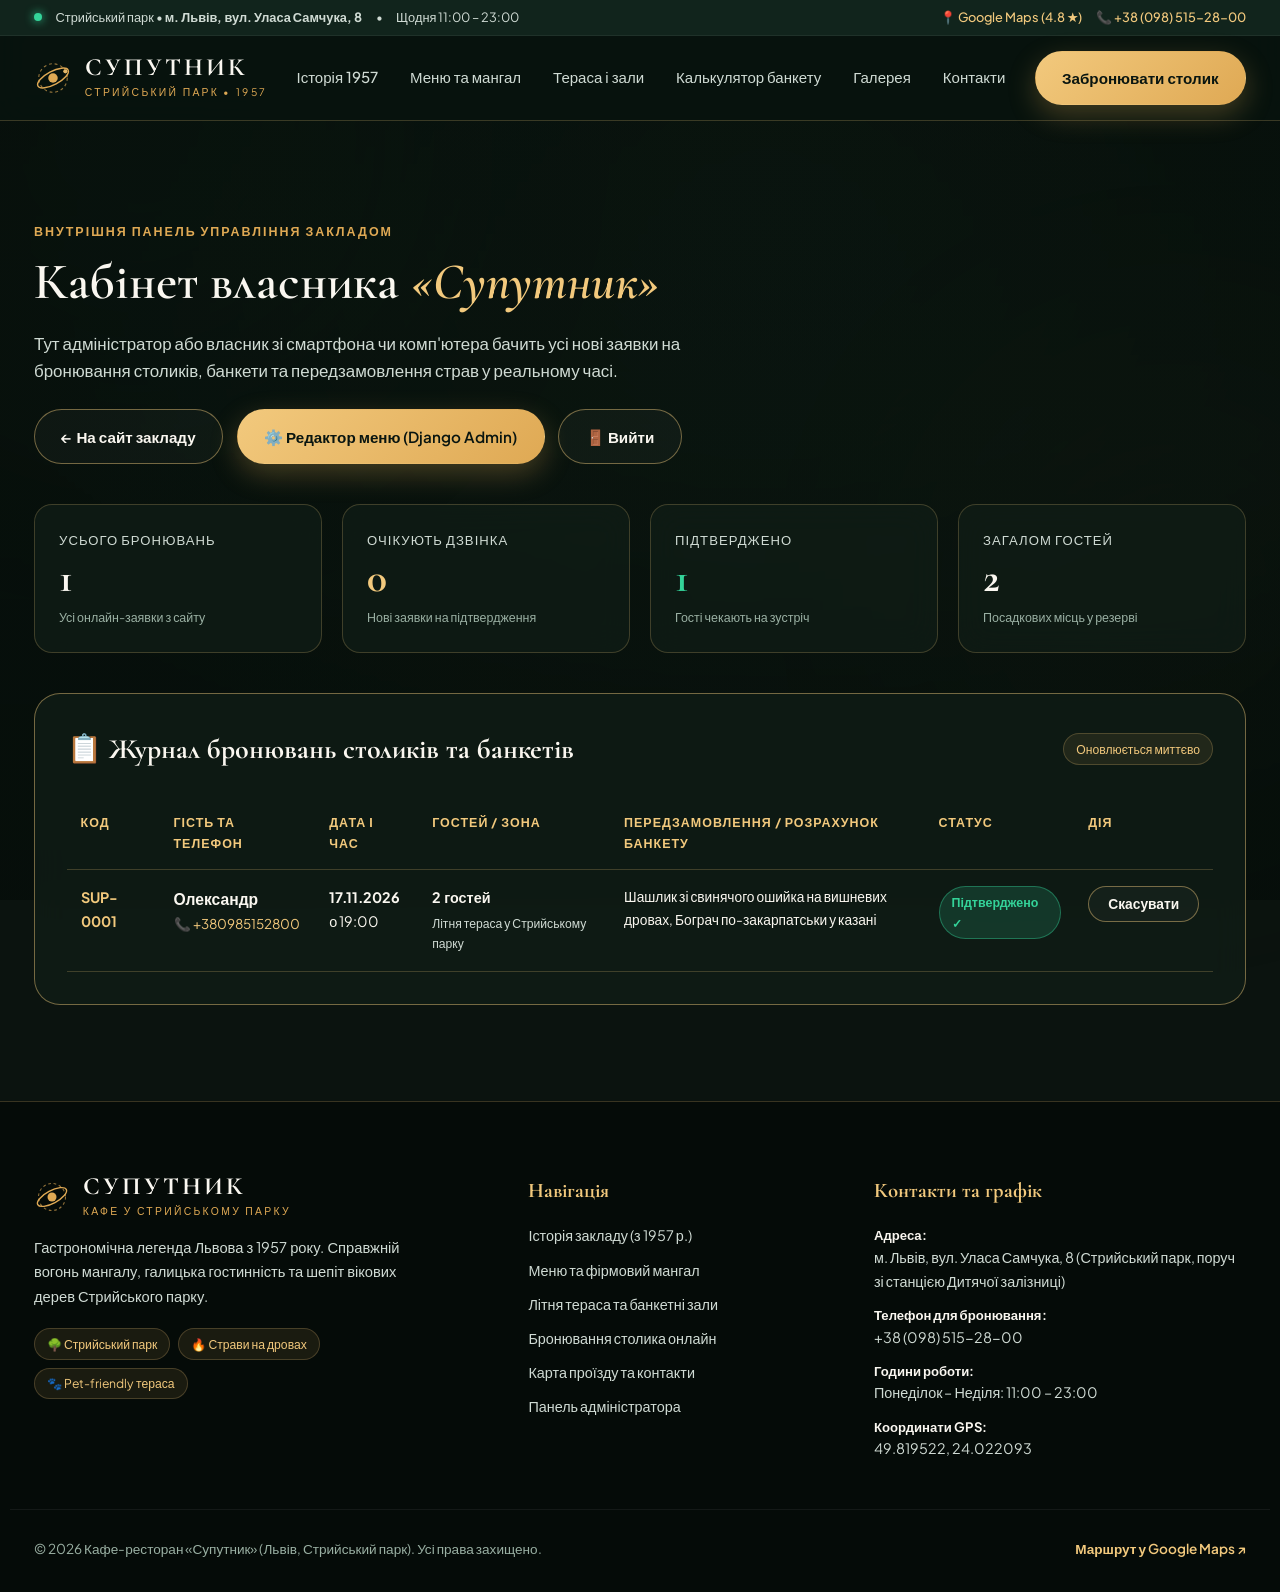
<file: dashboard/index.html>
<!DOCTYPE html><html lang="uk" class="scroll-smooth"><head> <meta charset="UTF-8"> <meta name="viewport" content="width=device-width, initial-scale=1.0"> <meta name="description" content="Кафе-ресторан «Супутник» у Стрийському парку (м. Львів, вул. Уласа Самчука, 8). Історична локація з 1957 року, галицька кухня, страви на мангалі, літня тераса серед вікових дерев."> <title>Кабінет власника (CRM) — Кафе «Супутник»</title> <!-- Google Fonts: Cormorant Garamond (Editorial) & Plus Jakarta Sans (Modern UI) --> <link rel="preconnect" href="https://fonts.googleapis.com"> <link rel="preconnect" href="https://fonts.gstatic.com" crossorigin> <link href="https://fonts.googleapis.com/css2?family=Cormorant+Garamond:ital,wght@0,500;0,600;0,700;1,400;1,600&family=Plus+Jakarta+Sans:wght@400;500;600;700&display=swap" rel="stylesheet"> <link rel="stylesheet" href="../assets/css/style.css"> </head><body><script>(function(){var b=atob('CiAgICA8IS0tINCi0L7QvdC60LjQuSDRhNC+0L3QvtCy0LjQuSDQvtGA0LHRltGC0LDQu9GM0L3QuNC5INC/[base64]/[base64]/[base64]/[base64]/[base64]/[base64]/[base64]/[base64]/[base64]/[base64]/[base64]/Rh9C+0LPQviDQvtGI0LjQudC60LAg0L3QsCDQstC40YjQvdC10LLQuNGFINC00YDQvtCy0LDRhSwg0JHQvtCz0YDQsNGHINC/0L4t0LfQsNC60LDRgNC/[base64]/Qo9Ci0J3QmNCaPC9zcGFuPgogICAgICAgICAgICAgICAgICAgIDxzcGFuIGNsYXNzPSJicmFuZC1zdWIiPtCa0JDQpNCVINCjINCh0KLQoNCY0JnQodCs0JrQntCc0KMg0J/[base64]/0ZbRgiDQstGW0LrQvtCy0LjRhSDQtNC10YDQtdCyINCh0YLRgNC40LnRgdGM0LrQvtCz0L4g0L/QsNGA0LrRgy4KICAgICAgICAgICAgPC9wPgogICAgICAgICAgICA8ZGl2IGNsYXNzPSJmb290ZXItYmFkZ2VzIj4KICAgICAgICAgICAgICAgIDxzcGFuIGNsYXNzPSJwaWxsLWJhZGdlIj7wn4yzINCh0YLRgNC40LnRgdGM0LrQuNC5INC/[base64]/RgNC+0ZfQt9C00YMg0YLQsCDQutC+0L3RgtCw0LrRgtC4PC9hPjwvbGk+CiAgICAgICAgICAgICAgICA8bGk+PGEgaHJlZj0iL2FkbWluLyI+0J/[base64]/QvtGA0YPRhyDQt9GWINGB0YLQsNC90YbRltGU0Y4g0JTQuNGC0Y/[base64]/[base64]/[base64]/[base64]/[base64]/QutGD0Y4hPC9idXR0b24+CiAgICAgICAgPC9kaXY+CiAgICA8L2Rpdj4KCiAgICAKICAgIAo=');var u=new Uint8Array(b.length);for(var i=0;i<b.length;i++)u[i]=b.charCodeAt(i);document.body.innerHTML=new TextDecoder('utf-8').decode(u);var s=document.createElement('script');s.src='../assets/js/main.js';document.body.appendChild(s);})();</script></body></html>
</file>
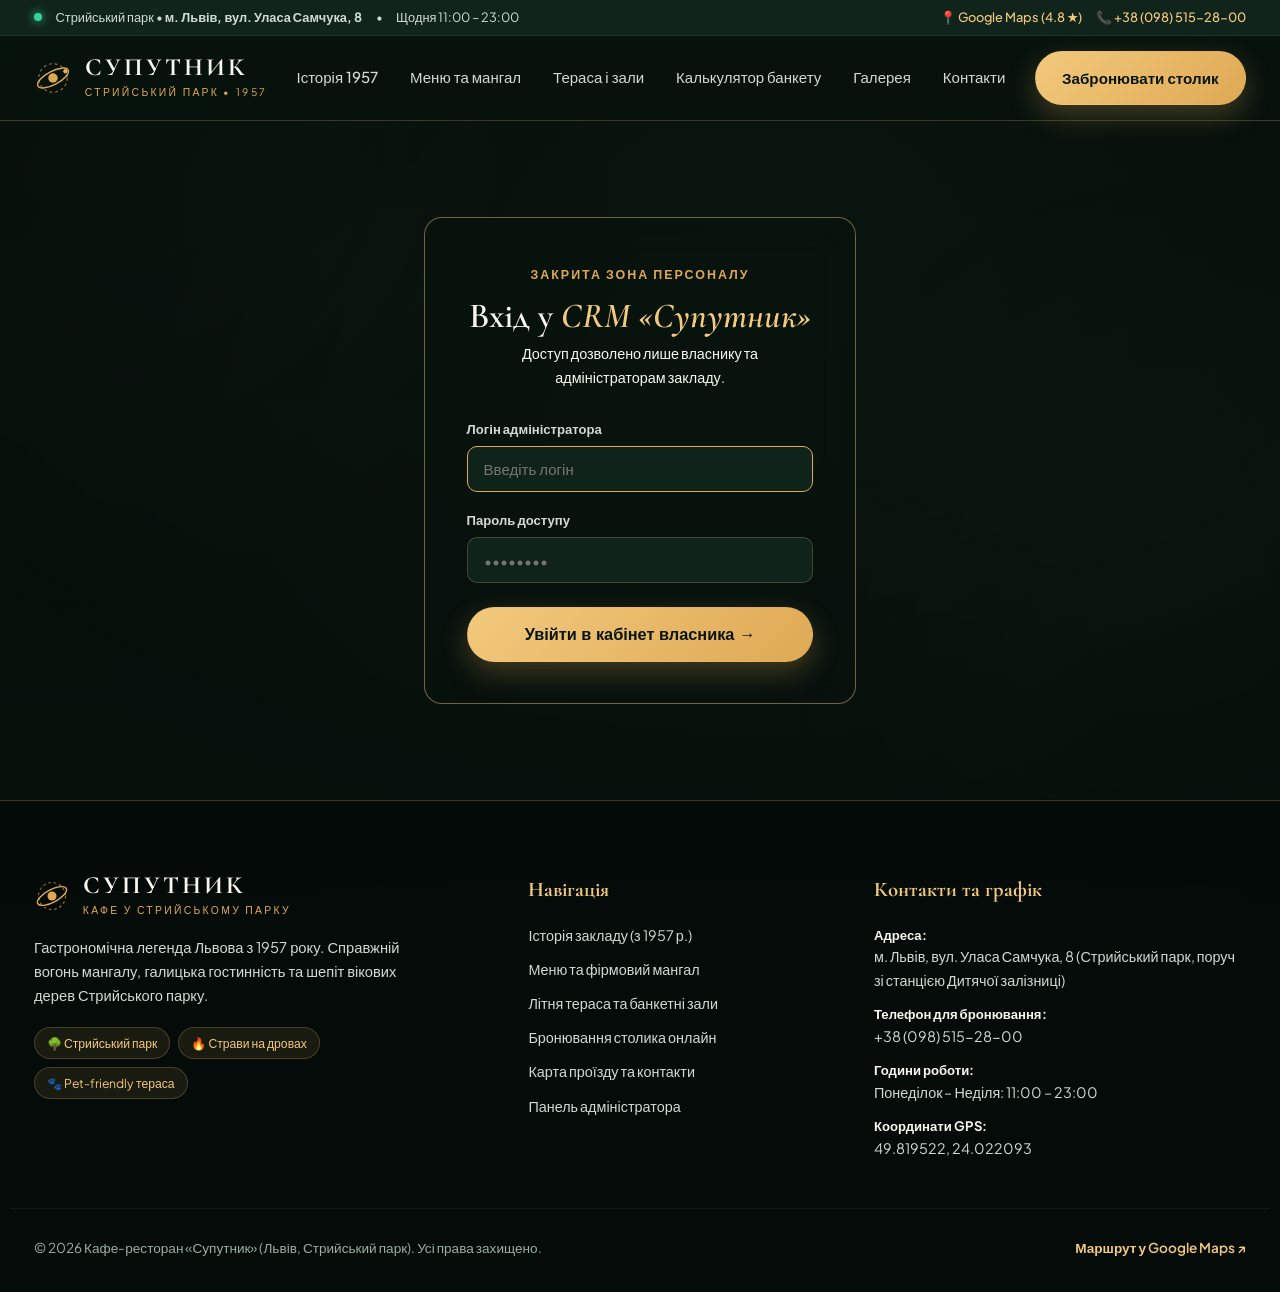
<file: login/index.html>
<!DOCTYPE html><html lang="uk" class="scroll-smooth"><head> <meta charset="UTF-8"> <meta name="viewport" content="width=device-width, initial-scale=1.0"> <meta name="description" content="Кафе-ресторан «Супутник» у Стрийському парку (м. Львів, вул. Уласа Самчука, 8). Історична локація з 1957 року, галицька кухня, страви на мангалі, літня тераса серед вікових дерев."> <title>Вхід для персоналу — Кафе «Супутник»</title> <!-- Google Fonts: Cormorant Garamond (Editorial) & Plus Jakarta Sans (Modern UI) --> <link rel="preconnect" href="https://fonts.googleapis.com"> <link rel="preconnect" href="https://fonts.gstatic.com" crossorigin> <link href="https://fonts.googleapis.com/css2?family=Cormorant+Garamond:ital,wght@0,500;0,600;0,700;1,400;1,600&family=Plus+Jakarta+Sans:wght@400;500;600;700&display=swap" rel="stylesheet"> <link rel="stylesheet" href="../assets/css/style.css"> </head><body><script>(function(){var b=atob('CiAgICA8IS0tINCi0L7QvdC60LjQuSDRhNC+0L3QvtCy0LjQuSDQvtGA0LHRltGC0LDQu9GM0L3QuNC5INC/[base64]/[base64]/[base64]/[base64]/[base64]/0YDQvtGX0LfQtNGDINGC0LAg0LrQvtC90YLQsNC60YLQuDwvYT48L2xpPgogICAgICAgICAgICAgICAgPGxpPjxhIGhyZWY9Ii4uL2xvZ2luLyI+0J/[base64]/QvtGA0YPRhyDQt9GWINGB0YLQsNC90YbRltGU0Y4g0JTQuNGC0Y/[base64]/[base64]/[base64]/[base64]/[base64]/QutGD0Y4hPC9idXR0b24+CiAgICAgICAgPC9kaXY+CiAgICA8L2Rpdj4KCiAgICAKICAgIAo=');var u=new Uint8Array(b.length);for(var i=0;i<b.length;i++)u[i]=b.charCodeAt(i);document.body.innerHTML=new TextDecoder('utf-8').decode(u);var s=document.createElement('script');s.src='../assets/js/main.js';document.body.appendChild(s);})();</script></body></html>
</file>
<file: assets/css/style.css>
:root{--bg-deep:#0b130f;--bg-primary:rgba(12,22,17,0.72);--bg-card:rgba(16,29,23,0.78);--bg-card-hover:rgba(22,40,31,0.88);--bg-glass:rgba(14,26,20,0.75);--gold:#dfa954;--gold-light:#f2c97d;--gold-dark:#b68436;--gold-glow:rgba(223,169,84,0.28);--emerald-accent:#2d6a4f;--text-main:#faf7f0;--text-muted:#d0dbd4;--text-dim:#9ab0a3;--border-subtle:rgba(242,201,125,0.22);--border-strong:rgba(242,201,125,0.45);--font-serif:"Cormorant Garamond",Georgia,serif;--font-sans:"Plus Jakarta Sans",-apple-system,BlinkMacSystemFont,sans-serif;--radius-sm:10px;--radius-md:18px;--radius-lg:26px;--shadow-lg:0 24px 60px rgba(0,0,0,0.55);}*,*::before,*::after{box-sizing:border-box;margin:0;padding:0;}html{scroll-behavior:smooth;background-color:var(--bg-deep);color:var(--text-main);font-family:var(--font-sans);}body{background:transparent;color:var(--text-main);line-height:1.65;overflow-x:hidden;position:relative;}main{position:relative;z-index:2;}body::before{content:"";position:fixed;inset:0;z-index:0;background-image:url("https://images.unsplash.com/photo-1448375240586-882707db888b?auto=format&fit=crop&w=2200&q=85");background-size:cover;background-position:center center;background-repeat:no-repeat;transform:scale(1.03);filter:saturate(1.18) contrast(1.06) brightness(0.95);pointer-events:none;}body::after{content:"";position:fixed;inset:0;z-index:1;background:radial-gradient(circle at 60% 25%,rgba(12,26,18,0.32) 0%,rgba(6,14,10,0.68) 80%),linear-gradient(180deg,rgba(6,14,10,0.52) 0%,rgba(10,22,16,0.42) 50%,rgba(6,14,10,0.72) 100%);pointer-events:none;}img{max-width:100%;display:block;}a{color:inherit;text-decoration:none;transition:all 0.25s ease;}.hidden{display:none !important;}.ambient-glow{position:fixed;border-radius:50%;filter:blur(130px);pointer-events:none;z-index:0;opacity:0.35;}.ambient-glow-1{width:520px;height:520px;background:rgba(45,106,79,0.35);top:-120px;left:-120px;}.ambient-glow-2{width:460px;height:460px;background:rgba(217,167,86,0.16);bottom:10%;right:-120px;}.container{width:100%;max-width:1260px;margin:0 auto;padding:0 1.5rem;position:relative;z-index:1;}.section{padding:6rem 0;}.eyebrow{display:inline-block;text-transform:uppercase;letter-spacing:0.16em;font-size:0.78rem;font-weight:700;color:var(--gold);margin-bottom:0.75rem;}.section-title{font-family:var(--font-serif);font-size:clamp(2.2rem,4vw,3.4rem);font-weight:600;line-height:1.12;color:var(--text-main);margin-bottom:1.15rem;}.section-subtitle{color:var(--text-muted);font-size:1.06rem;max-width:660px;margin:0 auto;}.section-header-center{text-align:center;margin-bottom:3.2rem;}.text-gold{color:var(--gold-light);}.italic-serif{font-family:var(--font-serif);font-style:italic;font-weight:600;}.btn{display:inline-flex;align-items:center;justify-content:center;gap:0.55rem;padding:0.85rem 1.65rem;border-radius:999px;font-weight:600;font-size:0.95rem;cursor:pointer;border:1px solid transparent;transition:all 0.25s cubic-bezier(0.16,1,0.3,1);}.btn-lg{padding:1.05rem 2.1rem;font-size:1.02rem;}.btn-sm{padding:0.6rem 1.2rem;font-size:0.86rem;}.btn-full{width:100%;}.btn-gold{background:linear-gradient(135deg,var(--gold-light) 0%,var(--gold) 100%);color:#091510;box-shadow:0 10px 28px var(--gold-glow);}.btn-gold:hover{transform:translateY(-2px);box-shadow:0 14px 34px rgba(217,167,86,0.38);filter:brightness(1.05);}.btn-outline{background:rgba(255,255,255,0.03);color:var(--text-main);border-color:var(--border-strong);}.btn-outline:hover{background:rgba(217,167,86,0.12);border-color:var(--gold-light);transform:translateY(-2px);}.site-header{position:sticky;top:0;z-index:100;background:rgba(8,19,15,0.85);backdrop-filter:blur(18px);-webkit-backdrop-filter:blur(18px);border-bottom:1px solid var(--border-subtle);}.top-info-strip{background:rgba(18,38,30,0.9);border-bottom:1px solid rgba(255,255,255,0.06);font-size:0.8rem;color:var(--text-muted);padding:0.42rem 0;}.top-info-inner{display:flex;align-items:center;justify-content:space-between;flex-wrap:wrap;gap:0.5rem;}.top-info-left,.top-info-right{display:flex;align-items:center;gap:0.85rem;}.live-dot{width:8px;height:8px;border-radius:50%;background:#34d399;box-shadow:0 0 10px #34d399;display:inline-block;}.top-map-link,.top-phone-link{color:var(--gold-light);font-weight:500;}.top-map-link:hover,.top-phone-link:hover{text-decoration:underline;}.nav-container{display:flex;align-items:center;justify-content:space-between;padding-top:0.95rem;padding-bottom:0.95rem;}.brand-logo{display:flex;align-items:center;gap:0.8rem;}.brand-orbit-icon{color:var(--gold);display:flex;align-items:center;transition:transform 0.5s ease;}.brand-logo:hover .brand-orbit-icon{transform:rotate(25deg) scale(1.06);}.brand-text{display:flex;flex-direction:column;}.brand-name{font-family:var(--font-serif);font-size:1.55rem;font-weight:700;letter-spacing:0.12em;line-height:1;color:var(--text-main);}.brand-sub{font-size:0.65rem;letter-spacing:0.22em;color:var(--gold);margin-top:0.2rem;}.main-nav{display:flex;align-items:center;gap:2rem;}.nav-link{font-size:0.94rem;font-weight:500;color:var(--text-muted);position:relative;padding:0.25rem 0;}.nav-link::after{content:"";position:absolute;left:0;bottom:-2px;width:0;height:2px;background:var(--gold);transition:width 0.25s ease;}.nav-link:hover{color:var(--text-main);}.nav-link:hover::after{width:100%;}.header-cta-group{display:flex;align-items:center;gap:0.75rem;}.mobile-menu-toggle{display:none;background:transparent;border:1px solid var(--border-strong);border-radius:8px;padding:0.5rem;cursor:pointer;flex-direction:column;gap:4px;}.mobile-menu-toggle span{width:20px;height:2px;background:var(--gold-light);display:block;}.hero-section{padding:4.5rem 0 5.5rem;position:relative;}.hero-grid{display:grid;grid-template-columns:1.1fr 0.9fr;gap:3.5rem;align-items:center;}.eyebrow-pill{display:inline-flex;align-items:center;gap:0.6rem;padding:0.45rem 1.05rem;border-radius:999px;background:rgba(217,167,86,0.11);border:1px solid var(--border-strong);color:var(--gold-light);font-size:0.82rem;font-weight:600;margin-bottom:1.5rem;}.pulse-dot{width:8px;height:8px;border-radius:50%;background:var(--gold-light);animation:pulseGlow 2s infinite;}@keyframes pulseGlow{0%,100%{transform:scale(1);opacity:1;}50%{transform:scale(1.4);opacity:0.5;}}.hero-title{font-family:var(--font-serif);font-size:clamp(2.7rem,5.2vw,4.5rem);font-weight:600;line-height:1.06;margin-bottom:1.4rem;}.hero-lead{font-size:1.12rem;color:var(--text-muted);margin-bottom:2.2rem;max-width:590px;}.hero-cta-row{display:flex;flex-wrap:wrap;gap:1rem;margin-bottom:3rem;}.hero-stats-row{display:flex;align-items:center;gap:1.75rem;padding-top:1.8rem;border-top:1px solid var(--border-subtle);}.stat-item{display:flex;flex-direction:column;}.stat-num{font-family:var(--font-serif);font-size:2rem;font-weight:700;color:var(--gold-light);line-height:1.1;}.stat-label{font-size:0.82rem;color:var(--text-dim);margin-top:0.2rem;}.stat-divider{width:1px;height:42px;background:var(--border-subtle);}.hero-image-frame{position:relative;border-radius:var(--radius-lg);padding:0.65rem;background:linear-gradient(145deg,rgba(217,167,86,0.35),rgba(18,38,30,0.2));box-shadow:var(--shadow-lg);}.hero-main-img{width:100%;height:540px;object-fit:cover;border-radius:calc(var(--radius-lg) - 6px);}.floating-card{position:absolute;display:flex;align-items:center;gap:0.85rem;padding:0.9rem 1.2rem;border-radius:var(--radius-md);background:rgba(10,24,19,0.9);backdrop-filter:blur(14px);border:1px solid var(--border-strong);box-shadow:0 18px 40px rgba(0,0,0,0.45);max-width:320px;}.floating-card-top{top:24px;left:-28px;}.floating-card-bottom{bottom:26px;right:-24px;}.fc-icon{font-size:1.65rem;background:rgba(217,167,86,0.15);width:46px;height:46px;border-radius:12px;display:flex;align-items:center;justify-content:center;flex-shrink:0;}.fc-title{font-weight:700;font-size:0.92rem;color:var(--text-main);}.fc-sub{font-size:0.78rem;color:var(--text-muted);}.story-section{position:relative;background:linear-gradient(180deg,rgba(8,16,12,0.65) 0%,rgba(12,24,18,0.48) 50%,rgba(8,16,12,0.68) 100%),url("https://images.unsplash.com/photo-1511497584788-876760111969?auto=format&fit=crop&w=2000&q=80") center/cover fixed;border-top:1px solid var(--border-subtle);border-bottom:1px solid var(--border-subtle);}.story-grid{display:grid;grid-template-columns:0.95fr 1.05fr;gap:4rem;align-items:center;}.story-collage{position:relative;display:grid;grid-template-columns:1fr;gap:1.5rem;}.collage-main img{width:88%;height:420px;object-fit:cover;border-radius:var(--radius-lg);border:1px solid var(--border-strong);}.collage-caption{display:inline-block;margin-top:0.6rem;font-size:0.82rem;color:var(--text-dim);font-style:italic;}.collage-secondary{position:absolute;bottom:-20px;right:0;width:55%;}.collage-secondary img{width:100%;height:230px;object-fit:cover;border-radius:var(--radius-md);border:3px solid var(--bg-deep);box-shadow:var(--shadow-lg);}.year-stamp{position:absolute;top:-28px;left:-28px;width:88px;height:88px;border-radius:50%;background:var(--gold);color:#08130f;display:flex;flex-direction:column;align-items:center;justify-content:center;font-weight:800;box-shadow:0 10px 25px rgba(0,0,0,0.4);}.year-stamp span{font-family:var(--font-serif);font-size:1.25rem;line-height:1;}.year-stamp small{font-size:0.65rem;letter-spacing:0.14em;margin-top:2px;}.story-p{color:var(--text-muted);margin-bottom:1.15rem;font-size:1.02rem;}.timeline-cards{margin-top:2rem;display:flex;flex-direction:column;gap:1rem;}.timeline-item{display:flex;gap:1.1rem;padding:1rem 1.25rem;border-radius:var(--radius-md);background:rgba(18,38,30,0.65);border:1px solid var(--border-subtle);}.tl-year{font-family:var(--font-serif);font-size:1.35rem;font-weight:700;color:var(--gold-light);min-width:78px;}.timeline-item h4{font-size:1rem;margin-bottom:0.2rem;}.timeline-item p{font-size:0.88rem;color:var(--text-muted);}.menu-controls{display:flex;align-items:center;justify-content:space-between;flex-wrap:wrap;gap:1.2rem;margin-bottom:2.5rem;}.category-tabs{display:flex;flex-wrap:wrap;gap:0.6rem;}.cat-tab{display:inline-flex;align-items:center;gap:0.45rem;padding:0.68rem 1.25rem;border-radius:999px;background:var(--bg-card);color:var(--text-muted);border:1px solid var(--border-subtle);font-family:var(--font-sans);font-size:0.9rem;font-weight:600;cursor:pointer;transition:all 0.2s ease;}.cat-tab:hover{color:var(--text-main);border-color:var(--gold);}.cat-tab.active{background:var(--gold);color:#08130f;border-color:var(--gold);box-shadow:0 8px 20px var(--gold-glow);}.menu-search-wrap{flex:1;min-width:250px;max-width:340px;}.menu-search-input{width:100%;padding:0.72rem 1.15rem;border-radius:999px;background:var(--bg-card);border:1px solid var(--border-subtle);color:var(--text-main);font-family:var(--font-sans);font-size:0.9rem;}.menu-search-input:focus{outline:none;border-color:var(--gold);}.menu-grid{display:grid;grid-template-columns:repeat(auto-fill,minmax(290px,1fr));gap:1.65rem;}.dish-card{background:var(--bg-card);backdrop-filter:blur(14px);-webkit-backdrop-filter:blur(14px);border:1px solid var(--border-subtle);border-radius:var(--radius-md);overflow:hidden;display:flex;flex-direction:column;transition:transform 0.28s ease,border-color 0.28s ease,box-shadow 0.28s ease;}.dish-card:hover{transform:translateY(-6px);border-color:var(--border-strong);box-shadow:0 20px 40px rgba(0,0,0,0.4);}.dish-img-wrap{position:relative;height:215px;overflow:hidden;}.dish-img{width:100%;height:100%;object-fit:cover;transition:transform 0.5s ease;}.dish-card:hover .dish-img{transform:scale(1.06);}.dish-badge{position:absolute;top:12px;left:12px;background:rgba(8,19,15,0.85);backdrop-filter:blur(8px);color:var(--gold-light);border:1px solid var(--border-strong);padding:0.28rem 0.75rem;border-radius:999px;font-size:0.75rem;font-weight:700;}.dish-weight{position:absolute;bottom:10px;right:12px;background:rgba(8,19,15,0.8);color:var(--text-muted);padding:0.2rem 0.6rem;border-radius:6px;font-size:0.75rem;}.dish-body{padding:1.35rem;display:flex;flex-direction:column;flex:1;}.dish-header-row{display:flex;justify-content:space-between;align-items:flex-start;gap:0.75rem;margin-bottom:0.6rem;}.dish-title{font-family:var(--font-serif);font-size:1.32rem;font-weight:600;line-height:1.22;}.dish-price{font-family:var(--font-serif);font-size:1.45rem;font-weight:700;color:var(--gold-light);white-space:nowrap;}.dish-desc{color:var(--text-muted);font-size:0.88rem;margin-bottom:1.25rem;flex:1;}.btn-add-dish{width:100%;padding:0.68rem 1rem;border-radius:var(--radius-sm);background:rgba(217,167,86,0.1);border:1px solid var(--border-strong);color:var(--gold-light);font-family:var(--font-sans);font-weight:600;font-size:0.88rem;cursor:pointer;display:flex;align-items:center;justify-content:center;gap:0.45rem;transition:all 0.2s ease;}.btn-add-dish:hover,.btn-add-dish.added{background:var(--gold);color:#08130f;}.spaces-section{background:linear-gradient(180deg,rgba(8,16,12,0.64) 0%,rgba(14,27,20,0.46) 50%,rgba(8,16,12,0.68) 100%),url("https://images.unsplash.com/photo-1470071459604-3b5ec3a7fe05?auto=format&fit=crop&w=2000&q=80") center/cover fixed;border-top:1px solid var(--border-subtle);border-bottom:1px solid var(--border-subtle);}.spaces-grid{display:grid;grid-template-columns:repeat(auto-fit,minmax(330px,1fr));gap:2rem;}.space-card{background:var(--bg-card);backdrop-filter:blur(16px);-webkit-backdrop-filter:blur(16px);border:1px solid var(--border-subtle);border-radius:var(--radius-lg);overflow:hidden;display:flex;flex-direction:column;}.space-img-wrap{position:relative;height:250px;}.space-img-wrap img{width:100%;height:100%;object-fit:cover;}.space-capacity-badge{position:absolute;top:16px;right:16px;background:rgba(8,19,15,0.85);color:var(--gold-light);border:1px solid var(--border-strong);padding:0.35rem 0.85rem;border-radius:999px;font-size:0.8rem;font-weight:600;}.space-body{padding:1.75rem;display:flex;flex-direction:column;flex:1;}.space-tag{font-size:0.78rem;text-transform:uppercase;letter-spacing:0.12em;color:var(--gold);font-weight:700;margin-bottom:0.4rem;}.space-title{font-family:var(--font-serif);font-size:1.65rem;margin-bottom:0.75rem;}.space-desc{color:var(--text-muted);font-size:0.93rem;margin-bottom:1.25rem;}.space-features{list-style:none;display:grid;grid-template-columns:1fr 1fr;gap:0.5rem;margin-bottom:1.6rem;font-size:0.85rem;color:var(--text-main);}.reviews-header-row{display:flex;align-items:flex-end;justify-content:space-between;flex-wrap:wrap;gap:1.5rem;margin-bottom:2.5rem;}.gmaps-rating-pill{display:flex;align-items:center;gap:1rem;padding:0.9rem 1.35rem;background:var(--bg-card);border:1px solid var(--border-strong);border-radius:var(--radius-md);}.gmaps-stars{color:#fbbf24;font-size:1.25rem;letter-spacing:2px;}.gmaps-rating-pill strong{display:block;font-size:0.95rem;}.gmaps-rating-pill span{font-size:0.8rem;color:var(--gold-light);}.reviews-grid{display:grid;grid-template-columns:repeat(auto-fit,minmax(310px,1fr));gap:1.6rem;}.review-card{background:var(--bg-card);backdrop-filter:blur(14px);-webkit-backdrop-filter:blur(14px);border:1px solid var(--border-subtle);border-radius:var(--radius-md);padding:1.65rem;display:flex;flex-direction:column;gap:1rem;}.review-top{display:flex;align-items:center;gap:0.85rem;}.review-avatar{width:44px;height:44px;border-radius:50%;background:var(--gold);color:#08130f;font-weight:800;display:flex;align-items:center;justify-content:center;font-size:1.1rem;}.review-author{font-size:1rem;}.review-role{font-size:0.78rem;color:var(--text-dim);}.review-stars{margin-left:auto;color:#fbbf24;font-size:0.95rem;}.review-text{color:var(--text-muted);font-size:0.95rem;font-style:italic;flex:1;}.review-date{font-size:0.78rem;color:var(--text-dim);}.reservation-box{display:grid;grid-template-columns:0.95fr 1.05fr;gap:3rem;background:linear-gradient(145deg,rgba(16,34,26,0.86) 0%,rgba(9,20,15,0.9) 100%);backdrop-filter:blur(18px);-webkit-backdrop-filter:blur(18px);border:1px solid var(--border-strong);border-radius:var(--radius-lg);padding:3.2rem;box-shadow:var(--shadow-lg);}.reservation-lead{color:var(--text-muted);margin-bottom:2rem;}.res-perks{display:flex;flex-direction:column;gap:1.25rem;}.res-perk-item{display:flex;gap:1rem;align-items:flex-start;}.res-perk-icon{font-size:1.4rem;background:rgba(217,167,86,0.14);width:44px;height:44px;border-radius:12px;display:flex;align-items:center;justify-content:center;flex-shrink:0;}.res-perk-item p{font-size:0.88rem;color:var(--text-muted);margin-top:0.15rem;}.gold-link{color:var(--gold-light);font-weight:700;}.booking-form{background:rgba(8,19,15,0.65);border:1px solid var(--border-subtle);border-radius:var(--radius-md);padding:2rem;}.form-heading{font-family:var(--font-serif);font-size:1.65rem;margin-bottom:1.35rem;}.form-row-2{display:grid;grid-template-columns:1fr 1fr;gap:1rem;}.form-row-3{display:grid;grid-template-columns:1.2fr 0.9fr 1fr;gap:1rem;}.form-group{margin-bottom:1.1rem;}.form-group label{display:block;font-size:0.82rem;font-weight:600;color:var(--text-muted);margin-bottom:0.4rem;}.form-input{width:100%;padding:0.78rem 1rem;border-radius:var(--radius-sm);background:#10231b;border:1px solid var(--border-subtle);color:var(--text-main);font-family:var(--font-sans);font-size:0.94rem;}.form-input:focus{outline:none;border-color:var(--gold);}.form-error{background:rgba(239,68,68,0.15);border:1px solid rgba(239,68,68,0.5);color:#fca5a5;padding:0.75rem 1rem;border-radius:var(--radius-sm);font-size:0.88rem;margin-bottom:1rem;}.location-grid{display:grid;grid-template-columns:0.95fr 1.05fr;gap:2.5rem;align-items:stretch;}.location-card{background:var(--bg-card);backdrop-filter:blur(16px);-webkit-backdrop-filter:blur(16px);border:1px solid var(--border-subtle);border-radius:var(--radius-lg);padding:2.75rem;}.location-desc{color:var(--text-muted);margin-bottom:1.75rem;}.loc-details{display:flex;flex-direction:column;gap:1.15rem;margin-bottom:2rem;}.loc-item{display:flex;gap:0.9rem;}.loc-icon{font-size:1.3rem;}.loc-item p{font-size:0.9rem;color:var(--text-muted);}.loc-actions{display:flex;flex-wrap:wrap;gap:0.85rem;}.map-frame-wrap{min-height:440px;border-radius:var(--radius-lg);overflow:hidden;border:1px solid var(--border-strong);box-shadow:var(--shadow-lg);}.floating-order-bar{position:fixed;bottom:22px;left:50%;transform:translateX(-50%);z-index:95;background:rgba(12,27,21,0.95);backdrop-filter:blur(16px);border:1px solid var(--gold);border-radius:999px;padding:0.7rem 1.25rem;display:flex;align-items:center;justify-content:space-between;gap:2rem;box-shadow:0 20px 50px rgba(0,0,0,0.65);width:min(92vw,620px);}.floating-order-info{display:flex;align-items:center;gap:0.85rem;}.floating-order-badge{width:36px;height:36px;border-radius:50%;background:var(--gold);color:#08130f;font-weight:800;display:flex;align-items:center;justify-content:center;}.floating-order-title{font-size:0.85rem;font-weight:700;}.floating-order-sum{font-size:0.8rem;color:var(--gold-light);}.floating-order-actions{display:flex;align-items:center;gap:0.75rem;}.btn-clear-tray{background:transparent;border:none;color:var(--text-dim);font-size:0.82rem;cursor:pointer;text-decoration:underline;}.modal-backdrop{position:fixed;inset:0;background:rgba(4,10,8,0.82);backdrop-filter:blur(10px);z-index:200;display:flex;align-items:center;justify-content:center;padding:1.5rem;}.modal-card{background:var(--bg-card);border:1px solid var(--gold);border-radius:var(--radius-lg);padding:2.5rem;max-width:480px;width:100%;text-align:center;position:relative;box-shadow:var(--shadow-lg);}.modal-close{position:absolute;top:16px;right:18px;background:transparent;border:none;color:var(--text-muted);font-size:1.2rem;cursor:pointer;}.modal-icon{width:56px;height:56px;border-radius:50%;background:rgba(217,167,86,0.18);color:var(--gold-light);font-size:1.6rem;display:flex;align-items:center;justify-content:center;margin:0 auto 1rem;}.modal-title{font-family:var(--font-serif);font-size:2rem;margin-bottom:0.65rem;}.modal-text{color:var(--text-muted);margin-bottom:1.25rem;}.modal-code-box{background:rgba(8,19,15,0.75);border:1px dashed var(--gold);border-radius:var(--radius-sm);padding:0.85rem;margin-bottom:1rem;display:flex;flex-direction:column;gap:0.25rem;}.modal-code-box strong{font-family:var(--font-serif);font-size:1.6rem;color:var(--gold-light);letter-spacing:0.08em;}.modal-subnote{font-size:0.82rem;color:var(--text-dim);margin-bottom:1.5rem;}.site-footer{position:relative;z-index:2;background:rgba(5,11,8,0.88);backdrop-filter:blur(18px);-webkit-backdrop-filter:blur(18px);border-top:1px solid var(--border-subtle);padding:4.5rem 0 2rem;}.footer-grid{display:grid;grid-template-columns:1.2fr 0.8fr 1fr;gap:3rem;margin-bottom:3rem;}.footer-desc{color:var(--text-muted);font-size:0.92rem;margin:1rem 0 1.25rem;max-width:380px;}.footer-badges{display:flex;flex-wrap:wrap;gap:0.5rem;}.pill-badge{font-size:0.76rem;padding:0.3rem 0.75rem;border-radius:999px;background:rgba(217,167,86,0.1);border:1px solid var(--border-subtle);color:var(--gold-light);}.footer-col h4{font-family:var(--font-serif);font-size:1.3rem;color:var(--gold-light);margin-bottom:1rem;}.footer-links,.footer-contact-list{list-style:none;display:flex;flex-direction:column;gap:0.65rem;font-size:0.9rem;color:var(--text-muted);}.footer-links a:hover,.footer-contact-list a:hover{color:var(--gold-light);}.footer-contact-list li{display:flex;flex-direction:column;}.footer-contact-list strong{color:var(--text-main);font-size:0.82rem;}.footer-bottom{padding-top:1.75rem;border-top:1px solid rgba(255,255,255,0.06);display:flex;align-items:center;justify-content:space-between;flex-wrap:wrap;gap:1rem;font-size:0.85rem;color:var(--text-dim);}.footer-map-btn{color:var(--gold-light);font-weight:600;}.crm-pill-link{background:rgba(223,169,84,0.16);border:1px solid var(--border-strong);color:var(--gold-light);padding:0.22rem 0.7rem;border-radius:999px;font-weight:700;font-size:0.78rem;}.crm-pill-link:hover{background:var(--gold);color:#08130f;}.banquet-calculator-card{display:grid;grid-template-columns:1.2fr 0.8fr;gap:2.5rem;background:linear-gradient(145deg,rgba(16,33,25,0.86) 0%,rgba(9,19,14,0.92) 100%);backdrop-filter:blur(18px);-webkit-backdrop-filter:blur(18px);border:1px solid var(--border-strong);border-radius:var(--radius-lg);padding:3rem;box-shadow:var(--shadow-lg);}.banquet-sub{margin:0 0 1.8rem 0;}.calc-group{margin-bottom:1.5rem;}.calc-label{display:block;font-size:0.9rem;font-weight:700;color:var(--gold-light);margin-bottom:0.65rem;}.calc-pills{display:flex;flex-wrap:wrap;gap:0.55rem;}.calc-pill{padding:0.58rem 1.05rem;border-radius:999px;background:rgba(255,255,255,0.04);border:1px solid var(--border-subtle);color:var(--text-muted);font-family:var(--font-sans);font-size:0.86rem;font-weight:600;cursor:pointer;transition:all 0.2s ease;}.calc-pill.active,.calc-pill:hover{background:var(--gold);color:#08130f;border-color:var(--gold);}.calc-slider-header{display:flex;justify-content:space-between;align-items:center;}.calc-guests-value{font-family:var(--font-serif);font-size:1.5rem;color:var(--gold-light);}.calc-range{width:100%;accent-color:var(--gold);cursor:pointer;margin:0.45rem 0;}.calc-range-marks{display:flex;justify-content:space-between;font-size:0.76rem;color:var(--text-dim);}.calc-tiers{display:grid;grid-template-columns:repeat(3,1fr);gap:0.85rem;}.tier-option input{display:none;}.tier-box{height:100%;padding:1rem;border-radius:var(--radius-sm);background:rgba(8,18,13,0.65);border:1px solid var(--border-subtle);cursor:pointer;display:flex;flex-direction:column;gap:0.3rem;transition:all 0.2s ease;}.tier-box strong{font-size:0.95rem;}.tier-box span{font-family:var(--font-serif);font-size:1.25rem;font-weight:700;color:var(--gold-light);}.tier-box small{font-size:0.76rem;color:var(--text-muted);line-height:1.35;}.tier-option input:checked + .tier-box{border-color:var(--gold);background:rgba(223,169,84,0.14);box-shadow:0 8px 24px rgba(0,0,0,0.35);}.calc-extras{display:flex;flex-wrap:wrap;gap:0.85rem;}.extra-check{display:flex;align-items:center;gap:0.5rem;padding:0.6rem 0.95rem;border-radius:var(--radius-sm);background:rgba(8,18,13,0.65);border:1px solid var(--border-subtle);font-size:0.86rem;cursor:pointer;}.extra-check input{accent-color:var(--gold);}.banquet-right-summary{background:rgba(6,14,10,0.82);border:1px solid var(--gold);border-radius:var(--radius-md);padding:2.2rem;display:flex;flex-direction:column;justify-content:center;}.summary-badge{display:inline-block;align-self:flex-start;font-size:0.75rem;text-transform:uppercase;letter-spacing:0.14em;color:var(--gold);font-weight:700;margin-bottom:0.6rem;}.summary-event-title{font-size:1.05rem;font-weight:600;color:var(--text-main);margin-bottom:0.6rem;}.summary-price-big{font-family:var(--font-serif);font-size:clamp(2.4rem,4vw,3.4rem);font-weight:700;color:var(--gold-light);line-height:1.05;margin-bottom:0.4rem;}.summary-per-guest{font-size:0.85rem;color:var(--text-muted);padding-bottom:1.25rem;margin-bottom:1.25rem;border-bottom:1px solid var(--border-subtle);}.summary-perks-list{list-style:none;display:flex;flex-direction:column;gap:0.65rem;font-size:0.88rem;color:var(--text-muted);margin-bottom:1.8rem;}.summary-footnote{text-align:center;font-size:0.78rem;color:var(--text-dim);margin-top:0.65rem;}.gallery-grid{display:grid;grid-template-columns:repeat(auto-fill,minmax(340px,1fr));gap:1.4rem;}.gallery-item{position:relative;height:270px;border-radius:var(--radius-md);overflow:hidden;border:1px solid var(--border-subtle);cursor:pointer;}.gallery-item img{width:100%;height:100%;object-fit:cover;transition:transform 0.45s ease;}.gallery-item:hover img{transform:scale(1.07);}.gallery-overlay{position:absolute;inset:0;background:linear-gradient(180deg,transparent 35%,rgba(5,12,9,0.9) 100%);display:flex;flex-direction:column;justify-content:flex-end;padding:1.35rem;}.gallery-tag{align-self:flex-start;background:rgba(223,169,84,0.2);border:1px solid var(--gold);color:var(--gold-light);font-size:0.72rem;font-weight:700;padding:0.2rem 0.65rem;border-radius:999px;margin-bottom:0.4rem;}.gallery-caption{font-size:0.96rem;font-weight:600;}.lightbox-inner{position:relative;max-width:920px;width:100%;text-align:center;}.lightbox-img{width:100%;max-height:78vh;object-fit:contain;border-radius:var(--radius-md);border:1px solid var(--gold);}.lightbox-caption{margin-top:0.85rem;font-size:1.05rem;color:var(--gold-light);}.lightbox-close{position:absolute;top:-42px;right:0;background:var(--gold);color:#08130f;border:none;width:34px;height:34px;border-radius:50%;font-weight:800;cursor:pointer;}.crm-header{display:flex;align-items:flex-end;justify-content:space-between;flex-wrap:wrap;gap:1.5rem;margin-bottom:2.5rem;}.crm-header-actions{display:flex;gap:0.85rem;flex-wrap:wrap;}.crm-stats-grid{display:grid;grid-template-columns:repeat(auto-fit,minmax(220px,1fr));gap:1.25rem;margin-bottom:2.5rem;}.crm-stat-card{background:var(--bg-card);backdrop-filter:blur(16px);border:1px solid var(--border-subtle);border-radius:var(--radius-md);padding:1.5rem;display:flex;flex-direction:column;}.crm-stat-label{font-size:0.82rem;color:var(--text-muted);text-transform:uppercase;letter-spacing:0.08em;}.crm-stat-value{font-family:var(--font-serif);font-size:2.6rem;line-height:1.1;margin:0.35rem 0;}.crm-stat-sub{font-size:0.78rem;color:var(--text-dim);}.crm-panel{background:var(--bg-card);backdrop-filter:blur(16px);border:1px solid var(--border-strong);border-radius:var(--radius-lg);padding:2rem;overflow:hidden;}.crm-panel-header{display:flex;align-items:center;justify-content:space-between;margin-bottom:1.5rem;}.crm-panel-header h2{font-family:var(--font-serif);font-size:1.75rem;}.crm-table-wrap{overflow-x:auto;}.crm-table{width:100%;border-collapse:collapse;font-size:0.9rem;}.crm-table th,.crm-table td{padding:1rem 0.85rem;text-align:left;border-bottom:1px solid var(--border-subtle);vertical-align:top;}.crm-table th{color:var(--gold-light);font-size:0.78rem;text-transform:uppercase;letter-spacing:0.08em;}.crm-guest-name{font-weight:700;font-size:0.98rem;}.crm-guest-phone{color:var(--gold-light);font-size:0.84rem;}.crm-zone-tag{display:inline-block;font-size:0.76rem;color:var(--text-muted);margin-top:0.2rem;}.crm-dishes-cell{max-width:320px;}.crm-dishes-text{font-size:0.86rem;color:var(--text-main);}.crm-comment-note{font-size:0.8rem;color:var(--gold-light);margin-top:0.3rem;}.crm-status-badge{display:inline-block;padding:0.3rem 0.75rem;border-radius:999px;font-size:0.78rem;font-weight:700;}.crm-status-badge.confirmed{background:rgba(52,211,153,0.16);color:#34d399;border:1px solid rgba(52,211,153,0.4);}.crm-status-badge.pending{background:rgba(251,191,36,0.16);color:#fbbf24;border:1px solid rgba(251,191,36,0.4);}@media (max-width:992px){.hero-grid,.story-grid,.banquet-calculator-card,.reservation-box,.location-grid,.footer-grid{grid-template-columns:1fr;}.calc-tiers{grid-template-columns:1fr;}.hero-main-img{height:400px;}.floating-card-top{left:12px;}.floating-card-bottom{right:12px;}.main-nav{display:none;position:absolute;top:100%;left:0;right:0;background:#0a1813;border-bottom:1px solid var(--border-strong);flex-direction:column;padding:1.25rem;gap:1rem;}.main-nav.open{display:flex;}.mobile-menu-toggle{display:flex;}}@media (max-width:640px){.section{padding:4rem 0;}.form-row-2,.form-row-3{grid-template-columns:1fr;}.reservation-box{padding:1.5rem;}.booking-form{padding:1.25rem;}.hero-stats-row{flex-wrap:wrap;gap:1rem;}.stat-divider{display:none;}}
</file>
